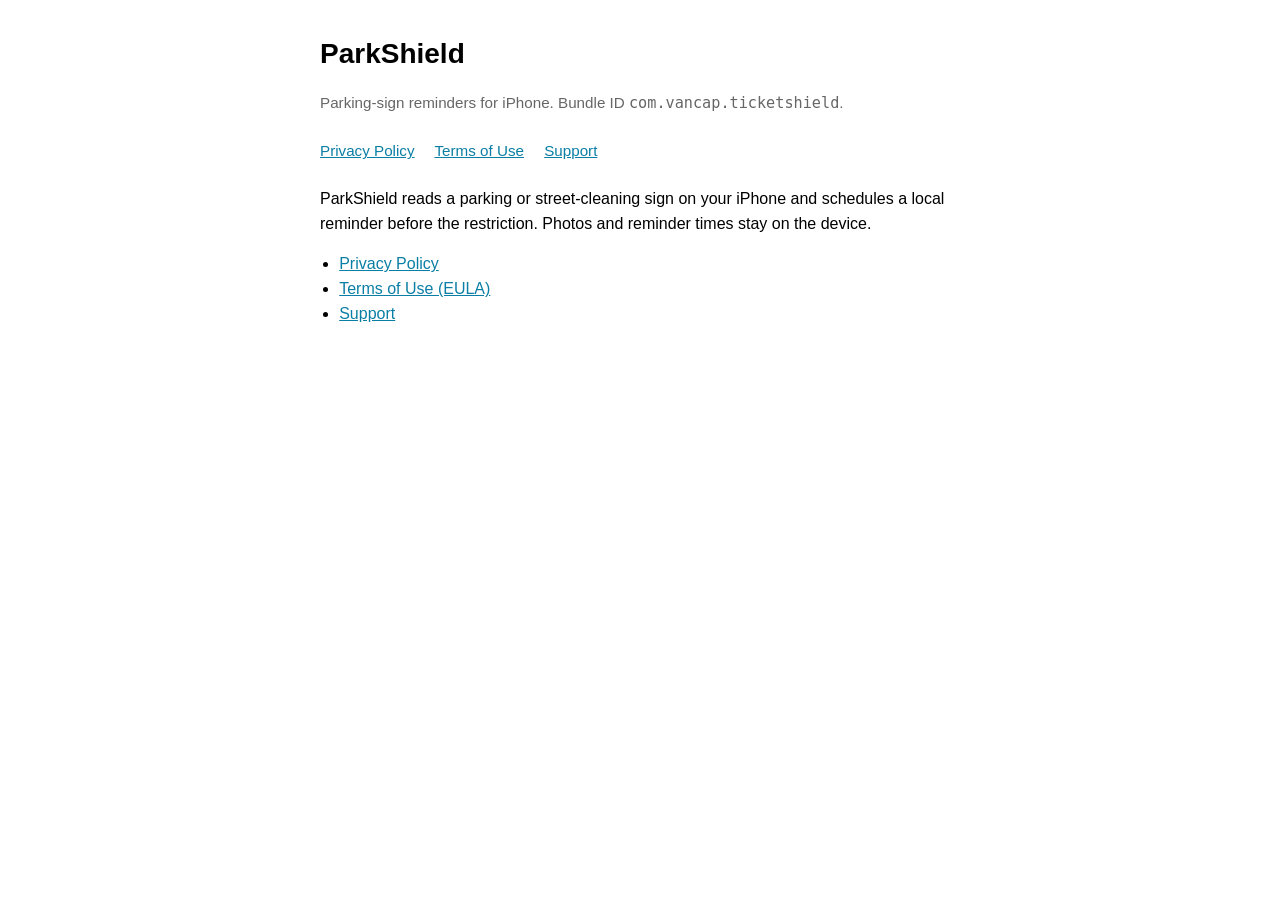
<file: docs/index.html>
<!DOCTYPE html>
<html lang="en">
<head>
  <meta charset="utf-8" />
  <meta name="viewport" content="width=device-width, initial-scale=1" />
  <title>ParkShield</title>
  <link rel="stylesheet" href="style.css" />
</head>
<body>
  <h1>ParkShield</h1>
  <p class="meta">Parking-sign reminders for iPhone. Bundle ID <code>com.vancap.ticketshield</code>.</p>
  <nav>
    <a href="privacy.html">Privacy Policy</a>
    <a href="terms.html">Terms of Use</a>
    <a href="support.html">Support</a>
  </nav>
  <p>ParkShield reads a parking or street-cleaning sign on your iPhone and schedules a local reminder before the restriction. Photos and reminder times stay on the device.</p>
  <ul>
    <li><a href="privacy.html">Privacy Policy</a></li>
    <li><a href="terms.html">Terms of Use (EULA)</a></li>
    <li><a href="support.html">Support</a></li>
  </ul>
</body>
</html>
</file>
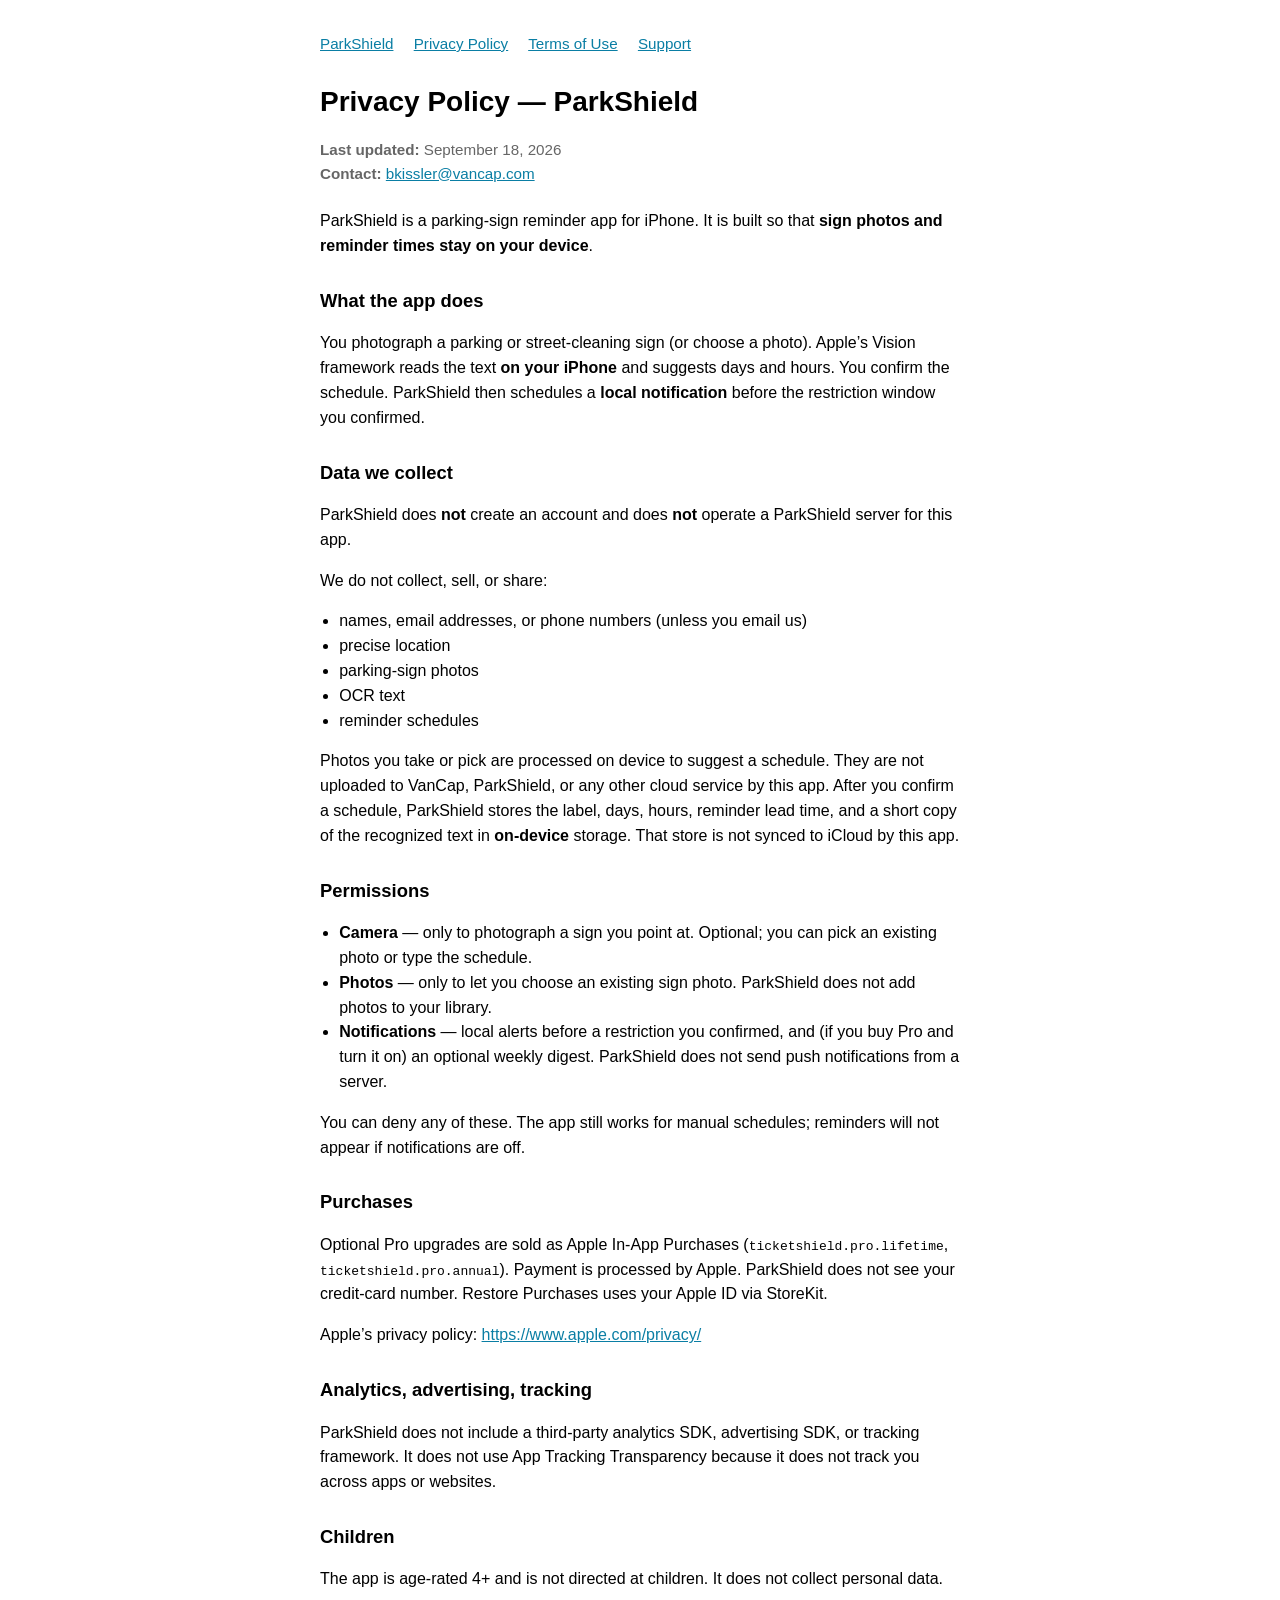
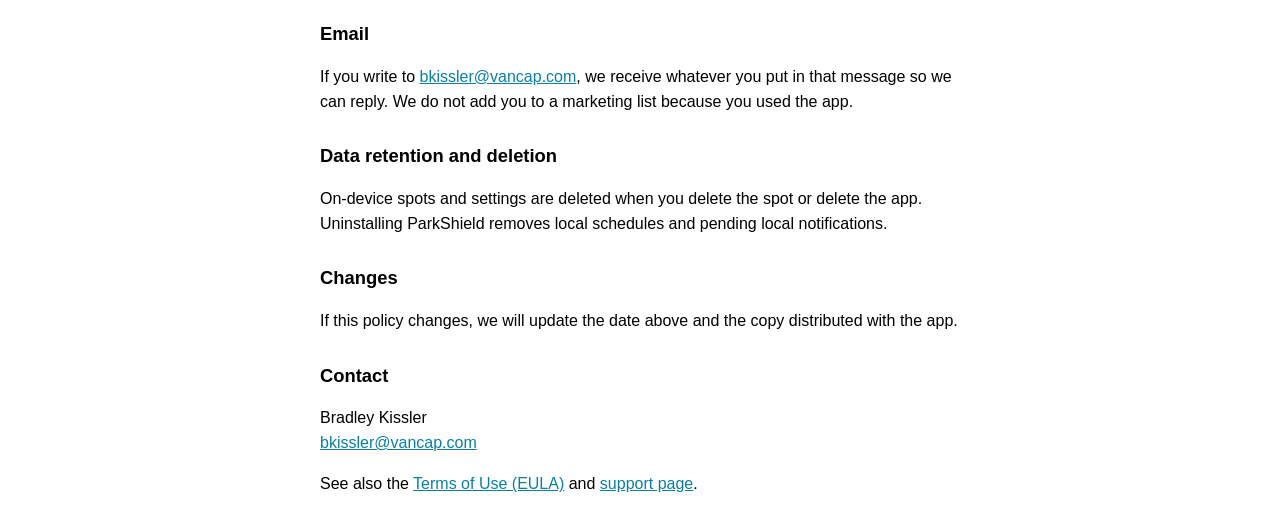
<file: docs/privacy.html>
<!DOCTYPE html>
<html lang="en">
<head>
  <meta charset="utf-8" />
  <meta name="viewport" content="width=device-width, initial-scale=1" />
  <title>Privacy Policy — ParkShield</title>
  <link rel="stylesheet" href="style.css" />
</head>
<body>
  <nav>
    <a href="index.html">ParkShield</a>
    <a href="privacy.html">Privacy Policy</a>
    <a href="terms.html">Terms of Use</a>
    <a href="support.html">Support</a>
  </nav>
  <h1>Privacy Policy — ParkShield</h1>
  <p class="meta"><strong>Last updated:</strong> September 18, 2026<br />
  <strong>Contact:</strong> <a href="mailto:bkissler@vancap.com">bkissler@vancap.com</a></p>

  <p>ParkShield is a parking-sign reminder app for iPhone. It is built so that <strong>sign photos and reminder times stay on your device</strong>.</p>

  <h2>What the app does</h2>
  <p>You photograph a parking or street-cleaning sign (or choose a photo). Apple’s Vision framework reads the text <strong>on your iPhone</strong> and suggests days and hours. You confirm the schedule. ParkShield then schedules a <strong>local notification</strong> before the restriction window you confirmed.</p>

  <h2>Data we collect</h2>
  <p>ParkShield does <strong>not</strong> create an account and does <strong>not</strong> operate a ParkShield server for this app.</p>
  <p>We do not collect, sell, or share:</p>
  <ul>
    <li>names, email addresses, or phone numbers (unless you email us)</li>
    <li>precise location</li>
    <li>parking-sign photos</li>
    <li>OCR text</li>
    <li>reminder schedules</li>
  </ul>
  <p>Photos you take or pick are processed on device to suggest a schedule. They are not uploaded to VanCap, ParkShield, or any other cloud service by this app. After you confirm a schedule, ParkShield stores the label, days, hours, reminder lead time, and a short copy of the recognized text in <strong>on-device</strong> storage. That store is not synced to iCloud by this app.</p>

  <h2>Permissions</h2>
  <ul>
    <li><strong>Camera</strong> — only to photograph a sign you point at. Optional; you can pick an existing photo or type the schedule.</li>
    <li><strong>Photos</strong> — only to let you choose an existing sign photo. ParkShield does not add photos to your library.</li>
    <li><strong>Notifications</strong> — local alerts before a restriction you confirmed, and (if you buy Pro and turn it on) an optional weekly digest. ParkShield does not send push notifications from a server.</li>
  </ul>
  <p>You can deny any of these. The app still works for manual schedules; reminders will not appear if notifications are off.</p>

  <h2>Purchases</h2>
  <p>Optional Pro upgrades are sold as Apple In-App Purchases (<code>ticketshield.pro.lifetime</code>, <code>ticketshield.pro.annual</code>). Payment is processed by Apple. ParkShield does not see your credit-card number. Restore Purchases uses your Apple ID via StoreKit.</p>
  <p>Apple’s privacy policy: <a href="https://www.apple.com/privacy/">https://www.apple.com/privacy/</a></p>

  <h2>Analytics, advertising, tracking</h2>
  <p>ParkShield does not include a third-party analytics SDK, advertising SDK, or tracking framework. It does not use App Tracking Transparency because it does not track you across apps or websites.</p>

  <h2>Children</h2>
  <p>The app is age-rated 4+ and is not directed at children. It does not collect personal data.</p>

  <h2>Email</h2>
  <p>If you write to <a href="mailto:bkissler@vancap.com">bkissler@vancap.com</a>, we receive whatever you put in that message so we can reply. We do not add you to a marketing list because you used the app.</p>

  <h2>Data retention and deletion</h2>
  <p>On-device spots and settings are deleted when you delete the spot or delete the app. Uninstalling ParkShield removes local schedules and pending local notifications.</p>

  <h2>Changes</h2>
  <p>If this policy changes, we will update the date above and the copy distributed with the app.</p>

  <h2>Contact</h2>
  <p>Bradley Kissler<br /><a href="mailto:bkissler@vancap.com">bkissler@vancap.com</a></p>
  <p>See also the <a href="terms.html">Terms of Use (EULA)</a> and <a href="support.html">support page</a>.</p>
</body>
</html>
</file>
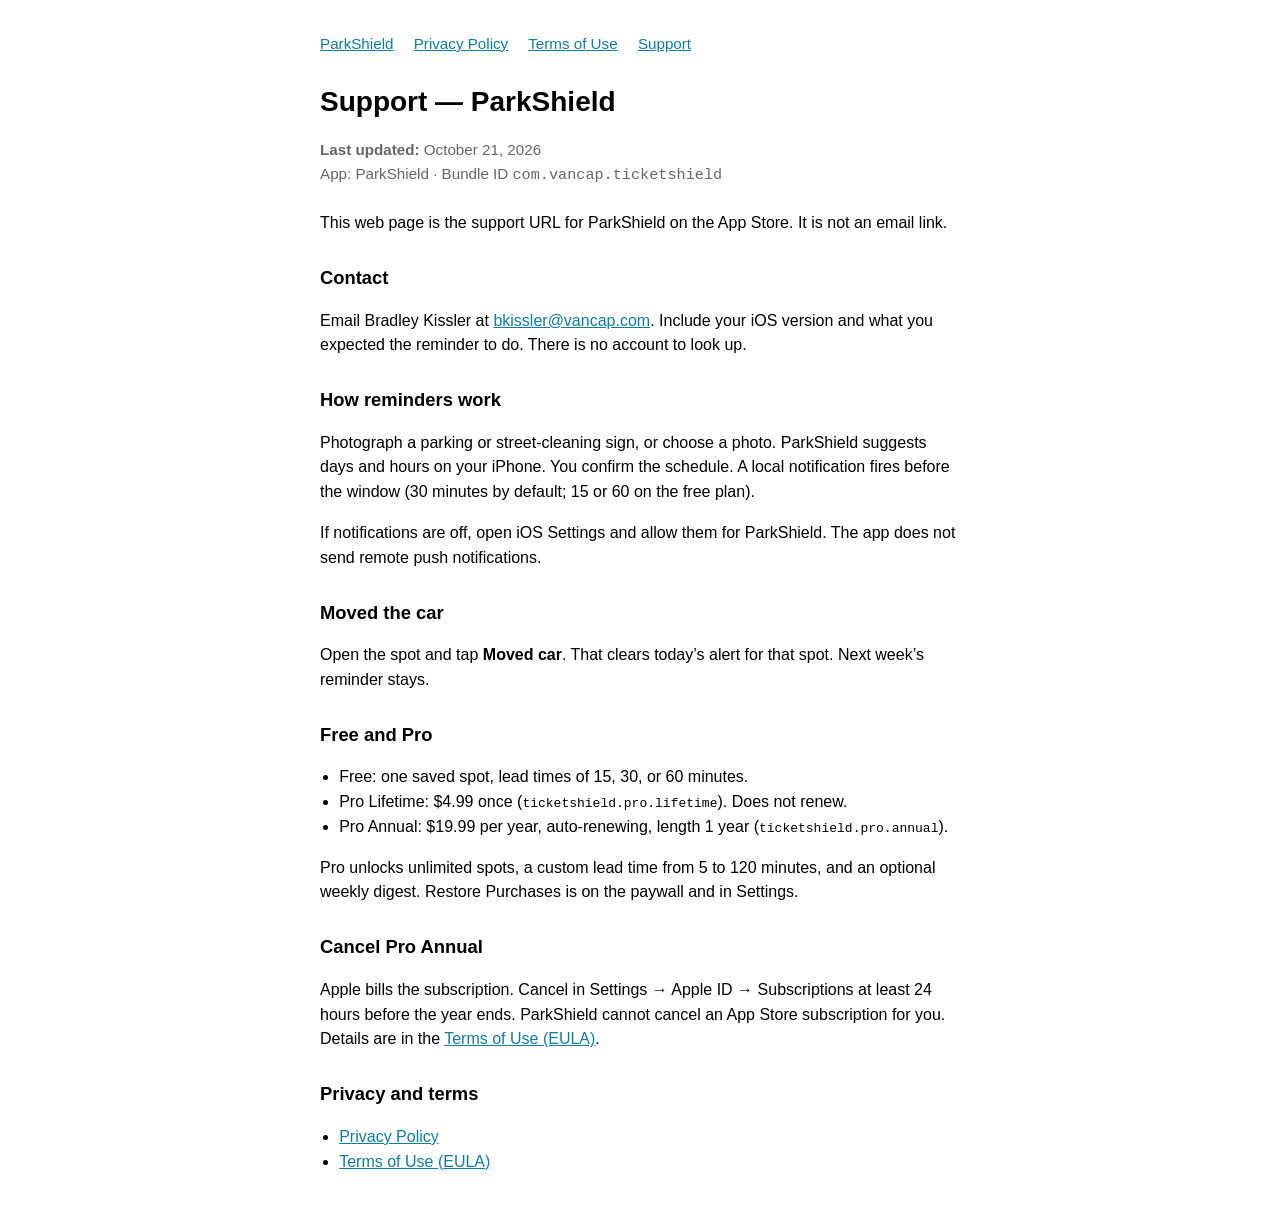
<file: docs/support.html>
<!DOCTYPE html>
<html lang="en">
<head>
  <meta charset="utf-8" />
  <meta name="viewport" content="width=device-width, initial-scale=1" />
  <title>Support — ParkShield</title>
  <link rel="stylesheet" href="style.css" />
</head>
<body>
  <nav>
    <a href="index.html">ParkShield</a>
    <a href="privacy.html">Privacy Policy</a>
    <a href="terms.html">Terms of Use</a>
    <a href="support.html">Support</a>
  </nav>
  <h1>Support — ParkShield</h1>
  <p class="meta"><strong>Last updated:</strong> October 21, 2026<br />
  App: ParkShield · Bundle ID <code>com.vancap.ticketshield</code></p>

  <p>This web page is the support URL for ParkShield on the App Store. It is not an email link.</p>

  <h2>Contact</h2>
  <p>Email Bradley Kissler at <a href="mailto:bkissler@vancap.com">bkissler@vancap.com</a>. Include your iOS version and what you expected the reminder to do. There is no account to look up.</p>

  <h2>How reminders work</h2>
  <p>Photograph a parking or street-cleaning sign, or choose a photo. ParkShield suggests days and hours on your iPhone. You confirm the schedule. A local notification fires before the window (30 minutes by default; 15 or 60 on the free plan).</p>
  <p>If notifications are off, open iOS Settings and allow them for ParkShield. The app does not send remote push notifications.</p>

  <h2>Moved the car</h2>
  <p>Open the spot and tap <strong>Moved car</strong>. That clears today’s alert for that spot. Next week’s reminder stays.</p>

  <h2>Free and Pro</h2>
  <ul>
    <li>Free: one saved spot, lead times of 15, 30, or 60 minutes.</li>
    <li>Pro Lifetime: $4.99 once (<code>ticketshield.pro.lifetime</code>). Does not renew.</li>
    <li>Pro Annual: $19.99 per year, auto-renewing, length 1 year (<code>ticketshield.pro.annual</code>).</li>
  </ul>
  <p>Pro unlocks unlimited spots, a custom lead time from 5 to 120 minutes, and an optional weekly digest. Restore Purchases is on the paywall and in Settings.</p>

  <h2>Cancel Pro Annual</h2>
  <p>Apple bills the subscription. Cancel in Settings → Apple ID → Subscriptions at least 24 hours before the year ends. ParkShield cannot cancel an App Store subscription for you. Details are in the <a href="terms.html">Terms of Use (EULA)</a>.</p>

  <h2>Privacy and terms</h2>
  <ul>
    <li><a href="privacy.html">Privacy Policy</a></li>
    <li><a href="terms.html">Terms of Use (EULA)</a></li>
  </ul>
</body>
</html>
</file>
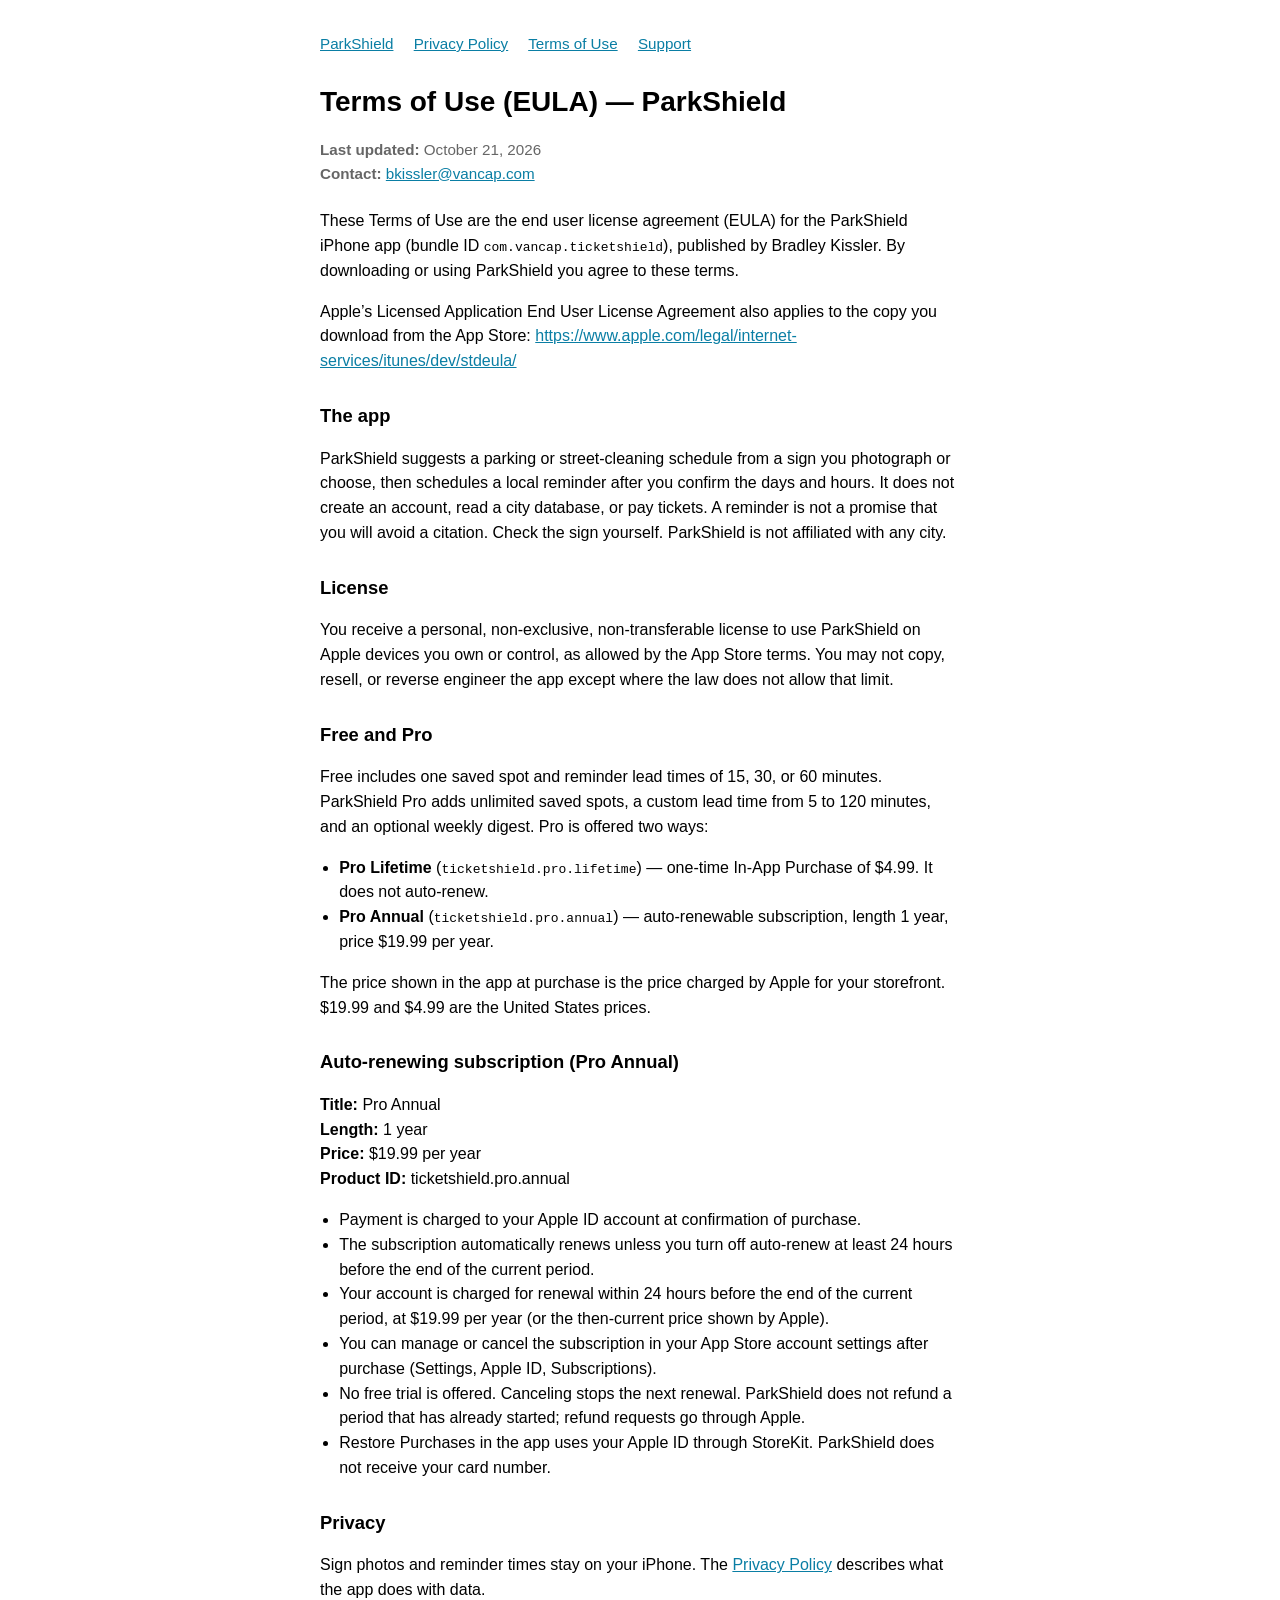
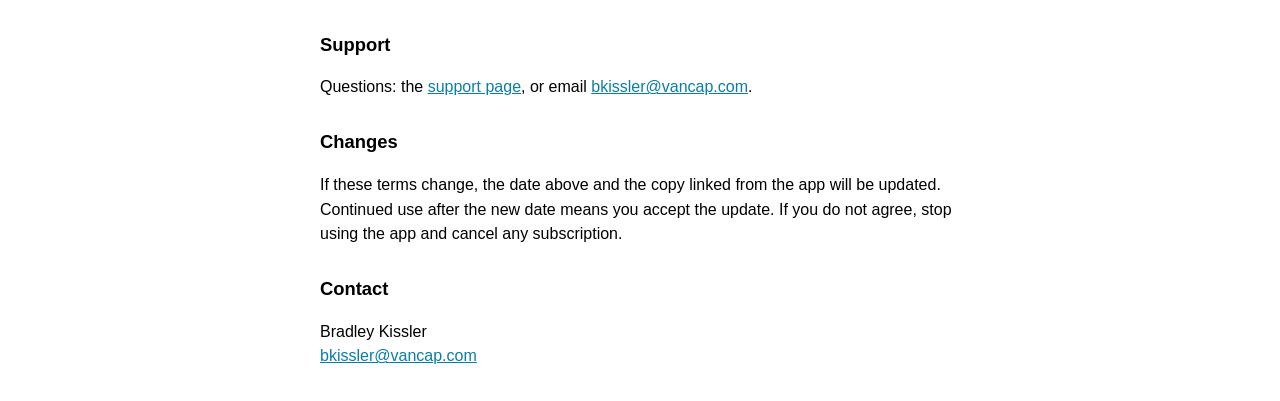
<file: docs/terms.html>
<!DOCTYPE html>
<html lang="en">
<head>
  <meta charset="utf-8" />
  <meta name="viewport" content="width=device-width, initial-scale=1" />
  <title>Terms of Use (EULA) — ParkShield</title>
  <link rel="stylesheet" href="style.css" />
</head>
<body>
  <nav>
    <a href="index.html">ParkShield</a>
    <a href="privacy.html">Privacy Policy</a>
    <a href="terms.html">Terms of Use</a>
    <a href="support.html">Support</a>
  </nav>
  <h1>Terms of Use (EULA) — ParkShield</h1>
  <p class="meta"><strong>Last updated:</strong> October 21, 2026<br />
  <strong>Contact:</strong> <a href="mailto:bkissler@vancap.com">bkissler@vancap.com</a></p>

  <p>These Terms of Use are the end user license agreement (EULA) for the ParkShield iPhone app (bundle ID <code>com.vancap.ticketshield</code>), published by Bradley Kissler. By downloading or using ParkShield you agree to these terms.</p>
  <p>Apple’s Licensed Application End User License Agreement also applies to the copy you download from the App Store: <a href="https://www.apple.com/legal/internet-services/itunes/dev/stdeula/">https://www.apple.com/legal/internet-services/itunes/dev/stdeula/</a></p>

  <h2>The app</h2>
  <p>ParkShield suggests a parking or street-cleaning schedule from a sign you photograph or choose, then schedules a local reminder after you confirm the days and hours. It does not create an account, read a city database, or pay tickets. A reminder is not a promise that you will avoid a citation. Check the sign yourself. ParkShield is not affiliated with any city.</p>

  <h2>License</h2>
  <p>You receive a personal, non-exclusive, non-transferable license to use ParkShield on Apple devices you own or control, as allowed by the App Store terms. You may not copy, resell, or reverse engineer the app except where the law does not allow that limit.</p>

  <h2>Free and Pro</h2>
  <p>Free includes one saved spot and reminder lead times of 15, 30, or 60 minutes. ParkShield Pro adds unlimited saved spots, a custom lead time from 5 to 120 minutes, and an optional weekly digest. Pro is offered two ways:</p>
  <ul>
    <li><strong>Pro Lifetime</strong> (<code>ticketshield.pro.lifetime</code>) — one-time In-App Purchase of $4.99. It does not auto-renew.</li>
    <li><strong>Pro Annual</strong> (<code>ticketshield.pro.annual</code>) — auto-renewable subscription, length 1 year, price $19.99 per year.</li>
  </ul>
  <p>The price shown in the app at purchase is the price charged by Apple for your storefront. $19.99 and $4.99 are the United States prices.</p>

  <h2>Auto-renewing subscription (Pro Annual)</h2>
  <p><strong>Title:</strong> Pro Annual<br />
  <strong>Length:</strong> 1 year<br />
  <strong>Price:</strong> $19.99 per year<br />
  <strong>Product ID:</strong> ticketshield.pro.annual</p>
  <ul>
    <li>Payment is charged to your Apple ID account at confirmation of purchase.</li>
    <li>The subscription automatically renews unless you turn off auto-renew at least 24 hours before the end of the current period.</li>
    <li>Your account is charged for renewal within 24 hours before the end of the current period, at $19.99 per year (or the then-current price shown by Apple).</li>
    <li>You can manage or cancel the subscription in your App Store account settings after purchase (Settings, Apple ID, Subscriptions).</li>
    <li>No free trial is offered. Canceling stops the next renewal. ParkShield does not refund a period that has already started; refund requests go through Apple.</li>
    <li>Restore Purchases in the app uses your Apple ID through StoreKit. ParkShield does not receive your card number.</li>
  </ul>

  <h2>Privacy</h2>
  <p>Sign photos and reminder times stay on your iPhone. The <a href="privacy.html">Privacy Policy</a> describes what the app does with data.</p>

  <h2>Support</h2>
  <p>Questions: the <a href="support.html">support page</a>, or email <a href="mailto:bkissler@vancap.com">bkissler@vancap.com</a>.</p>

  <h2>Changes</h2>
  <p>If these terms change, the date above and the copy linked from the app will be updated. Continued use after the new date means you accept the update. If you do not agree, stop using the app and cancel any subscription.</p>

  <h2>Contact</h2>
  <p>Bradley Kissler<br /><a href="mailto:bkissler@vancap.com">bkissler@vancap.com</a></p>
</body>
</html>
</file>
<file: docs/style.css>
:root { color-scheme: light dark; }
body {
  font-family: -apple-system, BlinkMacSystemFont, "Segoe UI", Roboto, Helvetica, Arial, sans-serif;
  line-height: 1.55;
  max-width: 40rem;
  margin: 2rem auto;
  padding: 0 1.25rem;
}
h1 { font-size: 1.75rem; margin-bottom: 0.25rem; }
h2 { font-size: 1.15rem; margin-top: 1.75rem; }
.meta { color: #666; font-size: 0.95rem; margin-bottom: 1.5rem; }
ul { padding-left: 1.2rem; }
a { color: #0a7ea4; }
nav { margin: 0 0 1.5rem; font-size: 0.95rem; }
nav a { margin-right: 1rem; }
footer { margin-top: 2.5rem; font-size: 0.95rem; }
</file>
